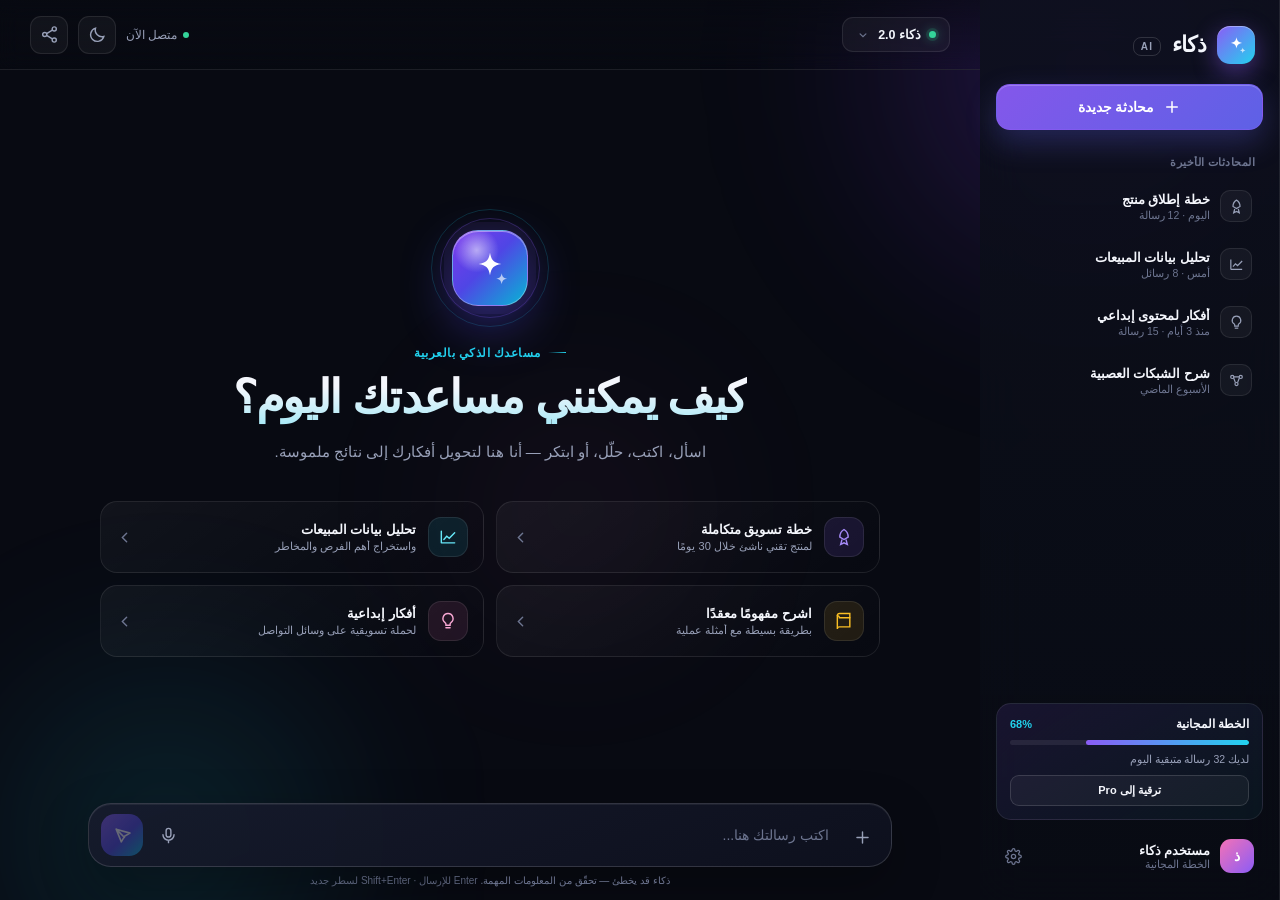
<file: src/index.html>
<!doctype html>
<html lang="ar" dir="rtl" data-theme="dark">
<head>
  <meta charset="utf-8">
  <meta name="viewport" content="width=device-width, initial-scale=1, viewport-fit=cover">
  <meta name="theme-color" content="#0b0d17">
  <meta name="description" content="ذكاء — مساعد ذكاء اصطناعي عربي للكتابة والتحليل والإبداع والبرمجة.">
  <title>ذكاء — مساعدك الذكي</title>
  <link rel="icon" href="favicon.svg" type="image/svg+xml">
  <link rel="stylesheet" href="styles.css">
</head>
<body>
  <div class="app">
    <div class="aurora" aria-hidden="true"><span></span><span></span><span></span></div>

    <aside class="sidebar" id="sidebar" aria-label="الشريط الجانبي">
      <a class="brand" href="#" aria-label="ذكاء">
        <span class="brand-orb" aria-hidden="true">
          <svg viewBox="0 0 24 24" fill="none"><path d="M12 3.5c.7 3.9 1.9 5.1 5.8 5.8-3.9.7-5.1 1.9-5.8 5.8-.7-3.9-1.9-5.1-5.8-5.8 3.9-.7 5.1-1.9 5.8-5.8Z" fill="currentColor"/><path d="M18.5 14.2c.35 1.95.95 2.55 2.9 2.9-1.95.35-2.55.95-2.9 2.9-.35-1.95-.95-2.55-2.9-2.9 1.95-.35 2.55-.95 2.9-2.9Z" fill="currentColor" opacity=".7"/></svg>
        </span>
        <span class="brand-text">ذكاء <em>AI</em></span>
      </a>

      <button class="new-chat" id="newChat" type="button">
        <svg viewBox="0 0 24 24" fill="none" stroke="currentColor" stroke-width="2" stroke-linecap="round"><path d="M12 5v14M5 12h14"/></svg>
        محادثة جديدة
      </button>

      <div class="history">
        <div class="history-label">المحادثات الأخيرة</div>
        <nav id="historyList" aria-label="المحادثات">
          <button class="history-item" type="button" data-conversation="launch">
            <span class="history-icon"><svg viewBox="0 0 24 24" fill="none" stroke="currentColor" stroke-width="1.7"><path d="M12 3c3.5 2 5 5 5 9l-5 3-5-3c0-4 1.5-7 5-9Z"/><path d="M9.5 15.5 8 21l4-2 4 2-1.5-5.5"/></svg></span>
            <span class="history-copy"><strong>خطة إطلاق منتج</strong><small>اليوم · 12 رسالة</small></span>
          </button>
          <button class="history-item" type="button" data-conversation="sales">
            <span class="history-icon"><svg viewBox="0 0 24 24" fill="none" stroke="currentColor" stroke-width="1.7"><path d="M4 19V5M4 19h16"/><path d="m7 15 3.5-4 3 2.5L20 7"/></svg></span>
            <span class="history-copy"><strong>تحليل بيانات المبيعات</strong><small>أمس · 8 رسائل</small></span>
          </button>
          <button class="history-item" type="button" data-conversation="content">
            <span class="history-icon"><svg viewBox="0 0 24 24" fill="none" stroke="currentColor" stroke-width="1.7"><path d="M12 3a6 6 0 0 0-3.5 10.9c.6.4 1 1.1 1 1.9V17h5v-1.2c0-.8.4-1.5 1-1.9A6 6 0 0 0 12 3Z"/><path d="M9.5 20h5"/></svg></span>
            <span class="history-copy"><strong>أفكار لمحتوى إبداعي</strong><small>منذ 3 أيام · 15 رسالة</small></span>
          </button>
          <button class="history-item" type="button" data-conversation="neural">
            <span class="history-icon"><svg viewBox="0 0 24 24" fill="none" stroke="currentColor" stroke-width="1.7"><circle cx="6" cy="7" r="2.2"/><circle cx="18" cy="7" r="2.2"/><circle cx="12" cy="17" r="2.2"/><path d="M8 8.5 10.5 15M16 8.5 13.5 15M8.2 7h7.6"/></svg></span>
            <span class="history-copy"><strong>شرح الشبكات العصبية</strong><small>الأسبوع الماضي</small></span>
          </button>
        </nav>
      </div>

      <div class="sidebar-footer">
        <div class="plan-card">
          <div class="plan-top"><span>الخطة المجانية</span><b>68%</b></div>
          <div class="plan-bar"><span></span></div>
          <p>لديك 32 رسالة متبقية اليوم</p>
          <button type="button" id="upgradeBtn">ترقية إلى Pro</button>
        </div>
        <button class="user-row" type="button" id="userBtn">
          <span class="avatar">ذ</span>
          <span class="user-copy"><strong>مستخدم ذكاء</strong><small>الخطة المجانية</small></span>
          <svg viewBox="0 0 24 24" fill="none" stroke="currentColor" stroke-width="1.8"><circle cx="12" cy="12" r="3"/><path d="M19.4 15a1.7 1.7 0 0 0 .3 1.9l.1.1a2 2 0 1 1-2.8 2.8l-.1-.1a1.7 1.7 0 0 0-1.9-.3 1.7 1.7 0 0 0-1 1.5V21a2 2 0 1 1-4 0v-.1a1.7 1.7 0 0 0-1.1-1.5 1.7 1.7 0 0 0-1.9.3l-.1.1a2 2 0 1 1-2.8-2.8l.1-.1a1.7 1.7 0 0 0 .3-1.9 1.7 1.7 0 0 0-1.5-1H3a2 2 0 1 1 0-4h.1a1.7 1.7 0 0 0 1.5-1.1 1.7 1.7 0 0 0-.3-1.9l-.1-.1a2 2 0 1 1 2.8-2.8l.1.1a1.7 1.7 0 0 0 1.9.3H9a1.7 1.7 0 0 0 1-1.5V3a2 2 0 1 1 4 0v.1a1.7 1.7 0 0 0 1 1.5 1.7 1.7 0 0 0 1.9-.3l.1-.1a2 2 0 1 1 2.8 2.8l-.1.1a1.7 1.7 0 0 0-.3 1.9V9a1.7 1.7 0 0 0 1.5 1H21a2 2 0 1 1 0 4h-.1a1.7 1.7 0 0 0-1.5 1Z"/></svg>
        </button>
      </div>
    </aside>

    <div class="scrim" id="scrim" hidden></div>

    <main class="main">
      <header class="topbar">
        <div class="topbar-start">
          <button class="icon-btn menu-btn" id="menuBtn" type="button" aria-label="فتح القائمة">
            <svg viewBox="0 0 24 24" fill="none" stroke="currentColor" stroke-width="1.9" stroke-linecap="round"><path d="M4 7h16M4 12h16M4 17h16"/></svg>
          </button>
          <button class="model-pill" type="button" id="modelBtn">
            <span class="live-dot"></span>
            <span>ذكاء 2.0</span>
            <svg viewBox="0 0 24 24" fill="none" stroke="currentColor" stroke-width="2" stroke-linecap="round"><path d="m7 10 5 5 5-5"/></svg>
          </button>
        </div>
        <div class="topbar-actions">
          <span class="online"><i></i>متصل الآن</span>
          <button class="icon-btn" id="themeBtn" type="button" aria-label="تبديل المظهر">
            <svg class="icon-moon" viewBox="0 0 24 24" fill="none" stroke="currentColor" stroke-width="1.8" stroke-linecap="round"><path d="M20 14.5A8.5 8.5 0 0 1 9.5 4 8.5 8.5 0 1 0 20 14.5Z"/></svg>
            <svg class="icon-sun" viewBox="0 0 24 24" fill="none" stroke="currentColor" stroke-width="1.8" stroke-linecap="round"><circle cx="12" cy="12" r="4"/><path d="M12 2v2M12 20v2M2 12h2M20 12h2M4.9 4.9l1.4 1.4M17.7 17.7l1.4 1.4M19.1 4.9l-1.4 1.4M6.3 17.7l-1.4 1.4"/></svg>
          </button>
          <button class="icon-btn" id="shareBtn" type="button" aria-label="مشاركة">
            <svg viewBox="0 0 24 24" fill="none" stroke="currentColor" stroke-width="1.8" stroke-linecap="round"><circle cx="18" cy="5" r="2.6"/><circle cx="6" cy="12" r="2.6"/><circle cx="18" cy="19" r="2.6"/><path d="m8.4 10.8 7.2-4.2M8.4 13.2l7.2 4.2"/></svg>
          </button>
        </div>
      </header>

      <section class="chat" id="chat">
        <div class="welcome" id="welcome">
          <div class="hero">
            <div class="hero-ring ring-one"></div>
            <div class="hero-ring ring-two"></div>
            <div class="hero-orb">
              <svg viewBox="0 0 24 24" fill="none"><path d="M12 2.8c.8 4.6 2.2 6 6.8 6.8-4.6.8-6 2.2-6.8 6.8-.8-4.6-2.2-6-6.8-6.8 4.6-.8 6-2.2 6.8-6.8Z" fill="currentColor"/><path d="M19 15.2c.4 2.2 1.1 2.9 3.3 3.3-2.2.4-2.9 1.1-3.3 3.3-.4-2.2-1.1-2.9-3.3-3.3 2.2-.4 2.9-1.1 3.3-3.3Z" fill="currentColor" opacity=".65"/></svg>
            </div>
          </div>
          <p class="eyebrow"><span></span>مساعدك الذكي بالعربية</p>
          <h1>كيف يمكنني مساعدتك اليوم؟</h1>
          <p class="subtitle">اسأل، اكتب، حلّل، أو ابتكر — أنا هنا لتحويل أفكارك إلى نتائج ملموسة.</p>

          <div class="suggestions" id="suggestions">
            <button class="suggestion" type="button" data-prompt="اكتب لي خطة تسويق كاملة لمنتج تقني ناشئ خلال 30 يومًا">
              <span class="suggestion-icon violet"><svg viewBox="0 0 24 24" fill="none" stroke="currentColor" stroke-width="1.7" stroke-linecap="round"><path d="M12 3c3.5 2 5 5 5 9l-5 3-5-3c0-4 1.5-7 5-9Z"/><path d="M9.5 15.5 8 21l4-2 4 2-1.5-5.5"/></svg></span>
              <span class="suggestion-copy"><strong>خطة تسويق متكاملة</strong><small>لمنتج تقني ناشئ خلال 30 يومًا</small></span>
              <span class="suggestion-arrow"><svg viewBox="0 0 24 24" fill="none" stroke="currentColor" stroke-width="2" stroke-linecap="round"><path d="M15 6l-6 6 6 6"/></svg></span>
            </button>
            <button class="suggestion" type="button" data-prompt="حلّل بيانات المبيعات الشهرية واستخرج أهم الفرص والمخاطر">
              <span class="suggestion-icon cyan"><svg viewBox="0 0 24 24" fill="none" stroke="currentColor" stroke-width="1.7" stroke-linecap="round"><path d="M4 19V5M4 19h16"/><path d="m7 15 3.5-4 3 2.5L20 7"/></svg></span>
              <span class="suggestion-copy"><strong>تحليل بيانات المبيعات</strong><small>واستخراج أهم الفرص والمخاطر</small></span>
              <span class="suggestion-arrow"><svg viewBox="0 0 24 24" fill="none" stroke="currentColor" stroke-width="2" stroke-linecap="round"><path d="M15 6l-6 6 6 6"/></svg></span>
            </button>
            <button class="suggestion" type="button" data-prompt="اشرح لي الشبكات العصبية بطريقة بسيطة مع أمثلة عملية">
              <span class="suggestion-icon amber"><svg viewBox="0 0 24 24" fill="none" stroke="currentColor" stroke-width="1.7" stroke-linecap="round"><path d="M4 5.5A2.5 2.5 0 0 1 6.5 3H19v16H6.5A2.5 2.5 0 0 0 4 21.5v-16Z"/><path d="M4 5.5A2.5 2.5 0 0 1 6.5 8H19"/></svg></span>
              <span class="suggestion-copy"><strong>اشرح مفهومًا معقدًا</strong><small>بطريقة بسيطة مع أمثلة عملية</small></span>
              <span class="suggestion-arrow"><svg viewBox="0 0 24 24" fill="none" stroke="currentColor" stroke-width="2" stroke-linecap="round"><path d="M15 6l-6 6 6 6"/></svg></span>
            </button>
            <button class="suggestion" type="button" data-prompt="اقترح أفكارًا إبداعية لحملة تسويقية على وسائل التواصل الاجتماعي">
              <span class="suggestion-icon rose"><svg viewBox="0 0 24 24" fill="none" stroke="currentColor" stroke-width="1.7" stroke-linecap="round"><path d="M12 3a6 6 0 0 0-3.5 10.9c.6.4 1 1.1 1 1.9V17h5v-1.2c0-.8.4-1.5 1-1.9A6 6 0 0 0 12 3Z"/><path d="M9.5 20h5"/></svg></span>
              <span class="suggestion-copy"><strong>أفكار إبداعية</strong><small>لحملة تسويقية على وسائل التواصل</small></span>
              <span class="suggestion-arrow"><svg viewBox="0 0 24 24" fill="none" stroke="currentColor" stroke-width="2" stroke-linecap="round"><path d="M15 6l-6 6 6 6"/></svg></span>
            </button>
          </div>
        </div>

        <div class="messages" id="messages" aria-live="polite"></div>
      </section>

      <div class="composer-wrap">
        <form class="composer" id="composer">
          <button class="icon-btn attach-btn" type="button" id="attachBtn" aria-label="إرفاق ملف">
            <svg viewBox="0 0 24 24" fill="none" stroke="currentColor" stroke-width="1.8" stroke-linecap="round"><path d="M12 5v14M5 12h14"/></svg>
          </button>
          <textarea id="input" rows="1" placeholder="اكتب رسالتك هنا..." aria-label="رسالتك" maxlength="4000"></textarea>
          <div class="composer-actions">
            <button class="icon-btn mic-btn" type="button" id="micBtn" aria-label="إدخال صوتي">
              <svg viewBox="0 0 24 24" fill="none" stroke="currentColor" stroke-width="1.8" stroke-linecap="round"><rect x="9" y="3" width="6" height="11" rx="3"/><path d="M5 11a7 7 0 0 0 14 0M12 18v3"/></svg>
            </button>
            <button class="send-btn" type="submit" id="sendBtn" aria-label="إرسال" disabled>
              <svg viewBox="0 0 24 24" fill="none" stroke="currentColor" stroke-width="2" stroke-linecap="round" stroke-linejoin="round"><path d="M20 4 9.5 14.5M20 4l-6.5 16-4-7-7-4L20 4Z"/></svg>
            </button>
          </div>
        </form>
        <p class="composer-hint">ذكاء قد يخطئ — تحقّق من المعلومات المهمة. <span>Enter للإرسال · Shift+Enter لسطر جديد</span></p>
      </div>
    </main>
  </div>

  <div class="toast" id="toast" role="status" aria-live="polite"></div>
  <script src="app.js"></script>
</body>
</html>
</file>
<file: src/styles.css>
:root {
  --bg: #080a12;
  --bg-soft: #0d101c;
  --panel: rgba(17, 21, 36, .72);
  --panel-solid: #111522;
  --panel-2: rgba(255, 255, 255, .045);
  --line: rgba(255, 255, 255, .085);
  --line-strong: rgba(255, 255, 255, .14);
  --text: #f4f6fc;
  --muted: #98a0b8;
  --muted-2: #6d7590;
  --accent: #8b5cf6;
  --accent-2: #22d3ee;
  --accent-3: #f472b6;
  --glow: rgba(139, 92, 246, .45);
  --bubble: rgba(255, 255, 255, .055);
  --shadow: 0 28px 80px rgba(0, 0, 0, .45);
  --radius: 22px;
  --sidebar-w: 300px;
  --font: "Segoe UI", "Noto Sans Arabic", "Noto Naskh Arabic", Tahoma, Arial, sans-serif;
  color-scheme: dark;
}

html[data-theme="light"] {
  --bg: #f4f5fa;
  --bg-soft: #ffffff;
  --panel: rgba(255, 255, 255, .82);
  --panel-solid: #ffffff;
  --panel-2: rgba(15, 23, 42, .035);
  --line: rgba(15, 23, 42, .08);
  --line-strong: rgba(15, 23, 42, .14);
  --text: #101322;
  --muted: #626b84;
  --muted-2: #8b93a8;
  --bubble: rgba(15, 23, 42, .045);
  --shadow: 0 24px 60px rgba(38, 45, 80, .14);
  color-scheme: light;
}

* { box-sizing: border-box; }

html, body { height: 100%; }

body {
  margin: 0;
  overflow: hidden;
  background: var(--bg);
  color: var(--text);
  font-family: var(--font);
  -webkit-font-smoothing: antialiased;
  text-rendering: optimizeLegibility;
}

button, textarea { font: inherit; color: inherit; }
button { cursor: pointer; }
svg { display: block; }

.app {
  position: relative;
  display: flex;
  height: 100dvh;
  min-height: 100%;
  overflow: hidden;
  isolation: isolate;
}

.aurora {
  position: fixed;
  inset: 0;
  z-index: -1;
  overflow: hidden;
  pointer-events: none;
}
.aurora span {
  position: absolute;
  border-radius: 50%;
  filter: blur(90px);
  opacity: .55;
  animation: drift 18s ease-in-out infinite alternate;
}
.aurora span:nth-child(1) {
  width: 46vw; height: 46vw; min-width: 420px; min-height: 420px;
  top: -18vw; right: -8vw;
  background: radial-gradient(circle, rgba(124, 58, 237, .55), transparent 68%);
}
.aurora span:nth-child(2) {
  width: 38vw; height: 38vw; min-width: 360px; min-height: 360px;
  bottom: -14vw; left: -6vw;
  background: radial-gradient(circle, rgba(34, 211, 238, .32), transparent 68%);
  animation-delay: -6s;
}
.aurora span:nth-child(3) {
  width: 26vw; height: 26vw; min-width: 260px; min-height: 260px;
  top: 38%; left: 32%;
  background: radial-gradient(circle, rgba(244, 114, 182, .18), transparent 70%);
  animation-delay: -11s;
}
html[data-theme="light"] .aurora span { opacity: .3; }

@keyframes drift {
  from { transform: translate3d(0, 0, 0) scale(1); }
  to { transform: translate3d(3vw, 2vh, 0) scale(1.12); }
}

.sidebar {
  position: relative;
  z-index: 4;
  display: flex;
  flex: 0 0 var(--sidebar-w);
  flex-direction: column;
  width: var(--sidebar-w);
  padding: 22px 16px 18px;
  border-inline-start: 1px solid var(--line);
  background: linear-gradient(180deg, rgba(13, 16, 28, .86), rgba(9, 11, 20, .9));
  backdrop-filter: blur(22px);
  -webkit-backdrop-filter: blur(22px);
}
html[data-theme="light"] .sidebar {
  background: linear-gradient(180deg, rgba(255, 255, 255, .9), rgba(248, 249, 253, .94));
}

.brand {
  display: flex;
  align-items: center;
  gap: 11px;
  padding: 4px 8px 20px;
  color: var(--text);
  text-decoration: none;
}
.brand-orb {
  display: grid;
  place-items: center;
  width: 38px;
  height: 38px;
  border-radius: 13px;
  color: #fff;
  background: linear-gradient(135deg, #8b5cf6, #22d3ee);
  box-shadow: 0 8px 24px rgba(139, 92, 246, .45), inset 0 1px 0 rgba(255, 255, 255, .35);
}
.brand-orb svg { width: 23px; height: 23px; }
.brand-text {
  font-size: 22px;
  font-weight: 800;
  letter-spacing: -.03em;
}
.brand-text em {
  margin-inline-start: 5px;
  padding: 3px 7px;
  border: 1px solid var(--line-strong);
  border-radius: 8px;
  color: var(--muted);
  font-size: 10px;
  font-style: normal;
  font-weight: 700;
  letter-spacing: .12em;
  vertical-align: middle;
}

.new-chat {
  display: flex;
  align-items: center;
  justify-content: center;
  gap: 9px;
  width: 100%;
  padding: 13px 16px;
  border: 1px solid rgba(139, 92, 246, .38);
  border-radius: 14px;
  color: #fff;
  background: linear-gradient(135deg, rgba(139, 92, 246, .95), rgba(99, 102, 241, .95));
  box-shadow: 0 12px 30px rgba(99, 102, 241, .28), inset 0 1px 0 rgba(255, 255, 255, .22);
  font-size: 14px;
  font-weight: 700;
  transition: transform .2s ease, box-shadow .2s ease, filter .2s ease;
}
.new-chat svg { width: 18px; height: 18px; }
.new-chat:hover { transform: translateY(-1px); filter: brightness(1.06); box-shadow: 0 16px 36px rgba(99, 102, 241, .36); }
.new-chat:active { transform: translateY(0); }

.history {
  flex: 1;
  min-height: 0;
  margin-top: 26px;
  overflow-y: auto;
  scrollbar-width: thin;
  scrollbar-color: var(--line-strong) transparent;
}
.history-label {
  padding: 0 8px 10px;
  color: var(--muted-2);
  font-size: 11px;
  font-weight: 700;
  letter-spacing: .04em;
}
.history nav { display: flex; flex-direction: column; gap: 4px; }
.history-item {
  display: flex;
  align-items: center;
  gap: 10px;
  width: 100%;
  padding: 10px;
  border: 1px solid transparent;
  border-radius: 12px;
  background: transparent;
  text-align: start;
  transition: background .18s ease, border-color .18s ease;
}
.history-item:hover { background: var(--panel-2); border-color: var(--line); }
.history-item.active { background: rgba(139, 92, 246, .13); border-color: rgba(139, 92, 246, .3); }
.history-icon {
  display: grid;
  flex: 0 0 32px;
  place-items: center;
  width: 32px;
  height: 32px;
  border-radius: 10px;
  color: var(--muted);
  background: var(--panel-2);
  border: 1px solid var(--line);
}
.history-icon svg { width: 17px; height: 17px; }
.history-copy { display: flex; min-width: 0; flex-direction: column; gap: 2px; }
.history-copy strong {
  overflow: hidden;
  font-size: 13px;
  font-weight: 600;
  text-overflow: ellipsis;
  white-space: nowrap;
}
.history-copy small { color: var(--muted-2); font-size: 10.5px; }

.sidebar-footer { display: flex; flex-direction: column; gap: 10px; padding-top: 14px; }
.plan-card {
  padding: 13px;
  border: 1px solid var(--line);
  border-radius: 15px;
  background: linear-gradient(150deg, rgba(139, 92, 246, .12), rgba(34, 211, 238, .05));
}
.plan-top { display: flex; align-items: center; justify-content: space-between; font-size: 12px; font-weight: 700; }
.plan-top b { color: var(--accent-2); font-size: 11px; }
.plan-bar {
  height: 5px;
  margin: 9px 0 8px;
  overflow: hidden;
  border-radius: 999px;
  background: rgba(255, 255, 255, .08);
}
html[data-theme="light"] .plan-bar { background: rgba(15, 23, 42, .08); }
.plan-bar span { display: block; width: 68%; height: 100%; border-radius: inherit; background: linear-gradient(90deg, var(--accent), var(--accent-2)); }
.plan-card p { margin: 0 0 10px; color: var(--muted); font-size: 10.5px; }
.plan-card button {
  width: 100%;
  padding: 8px;
  border: 1px solid var(--line-strong);
  border-radius: 9px;
  background: var(--panel-2);
  font-size: 11px;
  font-weight: 700;
  transition: background .18s ease;
}
.plan-card button:hover { background: rgba(139, 92, 246, .16); }

.user-row {
  display: flex;
  align-items: center;
  gap: 10px;
  padding: 8px;
  border: 1px solid transparent;
  border-radius: 13px;
  background: transparent;
  text-align: start;
}
.user-row:hover { background: var(--panel-2); border-color: var(--line); }
.avatar {
  display: grid;
  flex: 0 0 34px;
  place-items: center;
  width: 34px;
  height: 34px;
  border-radius: 11px;
  color: #fff;
  background: linear-gradient(135deg, #f472b6, #8b5cf6);
  font-size: 14px;
  font-weight: 800;
}
.user-copy { display: flex; flex: 1; min-width: 0; flex-direction: column; }
.user-copy strong { font-size: 12.5px; }
.user-copy small { color: var(--muted-2); font-size: 10.5px; }
.user-row > svg { width: 17px; height: 17px; color: var(--muted-2); }

.main {
  position: relative;
  display: flex;
  flex: 1;
  min-width: 0;
  flex-direction: column;
  height: 100dvh;
}

.topbar {
  display: flex;
  flex: 0 0 70px;
  align-items: center;
  justify-content: space-between;
  gap: 12px;
  padding: 0 clamp(16px, 3vw, 30px);
  border-bottom: 1px solid var(--line);
  background: linear-gradient(180deg, rgba(8, 10, 18, .55), transparent);
  backdrop-filter: blur(10px);
}
html[data-theme="light"] .topbar { background: linear-gradient(180deg, rgba(244, 245, 250, .7), transparent); }
.topbar-start, .topbar-actions { display: flex; align-items: center; gap: 10px; }

.icon-btn {
  display: grid;
  place-items: center;
  width: 38px;
  height: 38px;
  padding: 0;
  border: 1px solid var(--line);
  border-radius: 11px;
  color: var(--muted);
  background: var(--panel-2);
  transition: color .18s ease, background .18s ease, border-color .18s ease, transform .18s ease;
}
.icon-btn svg { width: 19px; height: 19px; }
.icon-btn:hover { color: var(--text); background: rgba(139, 92, 246, .14); border-color: rgba(139, 92, 246, .3); }
.icon-btn:active { transform: scale(.96); }
.menu-btn { display: none; }

.model-pill {
  display: flex;
  align-items: center;
  gap: 8px;
  padding: 9px 13px;
  border: 1px solid var(--line);
  border-radius: 11px;
  background: var(--panel-2);
  font-size: 12.5px;
  font-weight: 700;
  transition: border-color .18s ease, background .18s ease;
}
.model-pill:hover { border-color: rgba(139, 92, 246, .34); background: rgba(139, 92, 246, .1); }
.model-pill > svg { width: 14px; height: 14px; color: var(--muted-2); }
.live-dot {
  width: 7px;
  height: 7px;
  border-radius: 50%;
  background: #34d399;
  box-shadow: 0 0 0 3px rgba(52, 211, 153, .15), 0 0 12px rgba(52, 211, 153, .7);
  animation: pulse 2.2s ease-in-out infinite;
}
@keyframes pulse { 50% { opacity: .5; box-shadow: 0 0 0 5px rgba(52, 211, 153, .07); } }

.online { display: flex; align-items: center; gap: 6px; color: var(--muted); font-size: 11.5px; }
.online i { width: 6px; height: 6px; border-radius: 50%; background: #34d399; }
.icon-sun { display: none; }
html[data-theme="light"] .icon-sun { display: block; }
html[data-theme="light"] .icon-moon { display: none; }

.chat {
  flex: 1;
  min-height: 0;
  overflow-y: auto;
  padding: 0 clamp(16px, 4vw, 48px);
  scroll-behavior: smooth;
  scrollbar-width: thin;
  scrollbar-color: var(--line-strong) transparent;
}
.chat::-webkit-scrollbar { width: 8px; }
.chat::-webkit-scrollbar-thumb { border-radius: 999px; background: var(--line-strong); }

.welcome {
  display: flex;
  width: 100%;
  max-width: 850px;
  min-height: 100%;
  margin: 0 auto;
  padding: clamp(20px, 4vh, 46px) 0 34px;
  flex-direction: column;
  align-items: center;
  justify-content: center;
  text-align: center;
  animation: fade-up .7s cubic-bezier(.2, .8, .2, 1) both;
}
.welcome.hidden { display: none; }

@keyframes fade-up {
  from { opacity: 0; transform: translateY(16px); }
  to { opacity: 1; transform: translateY(0); }
}

.hero { position: relative; display: grid; place-items: center; width: 120px; height: 120px; margin-bottom: 18px; }
.hero-orb {
  position: relative;
  z-index: 2;
  display: grid;
  place-items: center;
  width: 76px;
  height: 76px;
  border: 1px solid rgba(255, 255, 255, .3);
  border-radius: 26px;
  color: #fff;
  background:
    radial-gradient(circle at 32% 26%, rgba(255, 255, 255, .55), transparent 30%),
    linear-gradient(135deg, #7c3aed, #4f46e5 46%, #06b6d4);
  box-shadow: 0 0 0 8px rgba(139, 92, 246, .08), 0 18px 50px rgba(79, 70, 229, .45), inset 0 1px 0 rgba(255, 255, 255, .4);
  animation: float 5s ease-in-out infinite;
}
.hero-orb svg { width: 40px; height: 40px; }
.hero-ring {
  position: absolute;
  border: 1px solid rgba(139, 92, 246, .26);
  border-radius: 50%;
  animation: ring 4.5s ease-out infinite;
}
.ring-one { width: 100px; height: 100px; }
.ring-two { width: 118px; height: 118px; animation-delay: 1.4s; border-color: rgba(34, 211, 238, .18); }
@keyframes float { 50% { transform: translateY(-7px); } }
@keyframes ring {
  0% { opacity: .75; transform: scale(.86); }
  70%, 100% { opacity: 0; transform: scale(1.18); }
}

.eyebrow {
  display: flex;
  align-items: center;
  gap: 7px;
  margin: 0 0 10px;
  color: var(--accent-2);
  font-size: 11.5px;
  font-weight: 700;
  letter-spacing: .04em;
}
.eyebrow span { width: 18px; height: 1px; background: linear-gradient(90deg, transparent, var(--accent-2)); }

.welcome h1 {
  max-width: 720px;
  margin: 0;
  font-size: clamp(30px, 3.6vw, 46px);
  font-weight: 800;
  letter-spacing: -.035em;
  line-height: 1.2;
  background: linear-gradient(180deg, var(--text) 30%, var(--accent-2));
  background: linear-gradient(180deg, var(--text) 30%, color-mix(in srgb, var(--text) 64%, var(--accent-2)));
  -webkit-background-clip: text;
  background-clip: text;
  -webkit-text-fill-color: transparent;
}
.subtitle {
  max-width: 560px;
  margin: 13px 0 0;
  color: var(--muted);
  font-size: clamp(13px, 1.3vw, 15px);
  line-height: 1.8;
}

.suggestions {
  display: grid;
  width: 100%;
  max-width: 780px;
  margin-top: clamp(22px, 4vh, 38px);
  grid-template-columns: repeat(2, minmax(0, 1fr));
  gap: 12px;
}
.suggestion {
  display: flex;
  align-items: center;
  gap: 12px;
  padding: 15px;
  border: 1px solid var(--line);
  border-radius: 17px;
  background: linear-gradient(145deg, var(--panel-2), transparent);
  text-align: start;
  transition: transform .2s ease, border-color .2s ease, background .2s ease, box-shadow .2s ease;
  animation: fade-up .6s cubic-bezier(.2, .8, .2, 1) both;
}
.suggestion:nth-child(1) { animation-delay: .08s; }
.suggestion:nth-child(2) { animation-delay: .15s; }
.suggestion:nth-child(3) { animation-delay: .22s; }
.suggestion:nth-child(4) { animation-delay: .29s; }
.suggestion:hover {
  transform: translateY(-2px);
  border-color: rgba(139, 92, 246, .34);
  background: linear-gradient(145deg, rgba(139, 92, 246, .11), transparent);
  box-shadow: 0 14px 34px rgba(0, 0, 0, .18);
}
.suggestion-icon {
  display: grid;
  flex: 0 0 40px;
  place-items: center;
  width: 40px;
  height: 40px;
  border-radius: 13px;
  border: 1px solid var(--line);
}
.suggestion-icon svg { width: 20px; height: 20px; }
.suggestion-icon.violet { color: #a78bfa; background: rgba(139, 92, 246, .13); }
.suggestion-icon.cyan { color: #67e8f9; background: rgba(34, 211, 238, .1); }
.suggestion-icon.amber { color: #fbbf24; background: rgba(251, 191, 36, .1); }
.suggestion-icon.rose { color: #f9a8d4; background: rgba(244, 114, 182, .1); }
.suggestion-copy { display: flex; flex: 1; min-width: 0; flex-direction: column; gap: 3px; }
.suggestion-copy strong { font-size: 13px; font-weight: 700; }
.suggestion-copy small { overflow: hidden; color: var(--muted); font-size: 11px; text-overflow: ellipsis; white-space: nowrap; }
.suggestion-arrow { color: var(--muted-2); transition: transform .2s ease, color .2s ease; }
.suggestion-arrow svg { width: 17px; height: 17px; }
.suggestion:hover .suggestion-arrow { color: var(--accent-2); transform: translateX(-3px); }

.messages {
  display: flex;
  width: 100%;
  max-width: 850px;
  margin: 0 auto;
  padding: 30px 0 10px;
  flex-direction: column;
  gap: 22px;
}
.msg { display: flex; align-items: flex-start; gap: 11px; animation: fade-up .35s ease both; }
.msg.user { flex-direction: row-reverse; }
.msg-avatar {
  display: grid;
  flex: 0 0 34px;
  place-items: center;
  width: 34px;
  height: 34px;
  border-radius: 11px;
  font-size: 12px;
  font-weight: 800;
}
.msg.user .msg-avatar { color: #fff; background: linear-gradient(135deg, #f472b6, #8b5cf6); }
.msg.assistant .msg-avatar {
  color: #fff;
  background: linear-gradient(135deg, #7c3aed, #06b6d4);
  box-shadow: 0 6px 18px rgba(124, 58, 237, .35);
}
.msg.assistant .msg-avatar svg { width: 18px; height: 18px; }
.msg-body { display: flex; max-width: min(82%, 680px); flex-direction: column; gap: 7px; }
.msg.user .msg-body { align-items: flex-end; }
.bubble {
  padding: 13px 16px;
  border: 1px solid var(--line);
  border-radius: 17px 17px 17px 5px;
  background: var(--bubble);
  font-size: 13.5px;
  line-height: 1.85;
  overflow-wrap: anywhere;
}
.msg.user .bubble {
  border-color: rgba(139, 92, 246, .35);
  border-radius: 17px 17px 5px 17px;
  color: #fff;
  background: linear-gradient(135deg, rgba(124, 58, 237, .92), rgba(79, 70, 229, .92));
  white-space: pre-wrap;
}
.msg.assistant .bubble { background: linear-gradient(160deg, var(--panel-2), rgba(255, 255, 255, .015)); }
.bubble p { margin: 0 0 9px; }
.bubble p:last-child { margin-bottom: 0; }
.bubble h2, .bubble h3, .bubble h4 { margin: 14px 0 7px; font-size: 14.5px; line-height: 1.5; }
.bubble h2:first-child, .bubble h3:first-child, .bubble h4:first-child { margin-top: 0; }
.bubble strong { color: var(--text); font-weight: 700; }
.msg.user .bubble strong { color: #fff; }
.bubble ul, .bubble ol { margin: 7px 0; padding-inline-start: 20px; }
.bubble li { margin: 3px 0; }
.bubble code {
  padding: 2px 6px;
  border: 1px solid var(--line);
  border-radius: 6px;
  background: rgba(0, 0, 0, .22);
  color: var(--accent-2);
  font-family: "SFMono-Regular", Consolas, monospace;
  font-size: .88em;
  direction: ltr;
  unicode-bidi: embed;
}
.bubble blockquote {
  margin: 9px 0;
  padding: 7px 12px;
  border-inline-start: 3px solid var(--accent);
  border-radius: 6px;
  background: rgba(139, 92, 246, .08);
  color: var(--muted);
}
.code-block {
  margin: 10px 0;
  overflow: hidden;
  border: 1px solid var(--line);
  border-radius: 12px;
  background: rgba(0, 0, 0, .3);
  direction: ltr;
  text-align: left;
}
.code-head {
  display: flex;
  align-items: center;
  justify-content: space-between;
  padding: 7px 11px;
  border-bottom: 1px solid var(--line);
  color: var(--muted);
  font-size: 10px;
  letter-spacing: .06em;
  text-transform: uppercase;
}
.copy-code {
  padding: 2px 7px;
  border: 1px solid var(--line);
  border-radius: 6px;
  color: var(--muted);
  background: transparent;
  font-size: 10px;
}
.copy-code:hover { color: var(--text); border-color: var(--line-strong); }
.code-block pre { margin: 0; padding: 12px; overflow-x: auto; }
.code-block code { padding: 0; border: 0; background: none; color: #d6deff; font-size: 11.5px; line-height: 1.65; }
.msg-actions { display: flex; gap: 5px; opacity: .6; transition: opacity .2s ease; }
.msg:hover .msg-actions { opacity: 1; }
.msg-actions button {
  display: grid;
  place-items: center;
  width: 27px;
  height: 27px;
  padding: 0;
  border: 1px solid transparent;
  border-radius: 7px;
  color: var(--muted-2);
  background: transparent;
}
.msg-actions button:hover { color: var(--text); border-color: var(--line); background: var(--panel-2); }
.msg-actions svg { width: 14px; height: 14px; }

.typing {
  display: inline-flex;
  align-items: center;
  gap: 9px;
  color: var(--muted);
  font-size: 12px;
}
.typing-dots { display: inline-flex; gap: 4px; }
.typing-dots i {
  width: 6px;
  height: 6px;
  border-radius: 50%;
  background: var(--accent-2);
  animation: blink 1.2s ease-in-out infinite;
}
.typing-dots i:nth-child(2) { animation-delay: .16s; }
.typing-dots i:nth-child(3) { animation-delay: .32s; }
@keyframes blink { 0%, 80%, 100% { opacity: .25; transform: translateY(0); } 40% { opacity: 1; transform: translateY(-3px); } }

.cursor {
  display: inline-block;
  width: 6px;
  height: 15px;
  margin-inline-start: 2px;
  border-radius: 2px;
  background: var(--accent-2);
  vertical-align: text-bottom;
  animation: blink 1s steps(2) infinite;
}

.composer-wrap {
  flex: 0 0 auto;
  width: 100%;
  max-width: 900px;
  margin: 0 auto;
  padding: 10px clamp(16px, 4vw, 48px) max(14px, env(safe-area-inset-bottom));
}
.composer {
  display: flex;
  align-items: flex-end;
  gap: 8px;
  padding: 10px 10px 10px 12px;
  border: 1px solid var(--line-strong);
  border-radius: 23px;
  background: linear-gradient(160deg, rgba(23, 27, 45, .92), rgba(14, 17, 30, .94));
  box-shadow: 0 18px 50px rgba(0, 0, 0, .28), inset 0 1px 0 rgba(255, 255, 255, .06);
  transition: border-color .2s ease, box-shadow .2s ease;
}
html[data-theme="light"] .composer {
  background: linear-gradient(160deg, #ffffff, #f7f8fd);
  box-shadow: 0 16px 40px rgba(38, 45, 80, .12), inset 0 1px 0 rgba(255, 255, 255, .8);
}
.composer:focus-within {
  border-color: rgba(139, 92, 246, .55);
  box-shadow: 0 18px 50px rgba(0, 0, 0, .3), 0 0 0 4px rgba(139, 92, 246, .1);
}
.composer textarea {
  flex: 1;
  min-height: 42px;
  max-height: 150px;
  padding: 11px 6px 9px;
  border: 0;
  outline: 0;
  resize: none;
  background: transparent;
  font-size: 14px;
  line-height: 1.55;
  scrollbar-width: thin;
}
.composer textarea::placeholder { color: var(--muted-2); }
.attach-btn { flex: 0 0 38px; border-color: transparent; background: transparent; }
.attach-btn:hover { border-color: var(--line); }
.composer-actions { display: flex; align-items: center; gap: 6px; }
.mic-btn { border-color: transparent; background: transparent; }
.mic-btn:hover { border-color: var(--line); }
.send-btn {
  display: grid;
  flex: 0 0 42px;
  place-items: center;
  width: 42px;
  height: 42px;
  padding: 0;
  border: 0;
  border-radius: 14px;
  color: #fff;
  background: linear-gradient(135deg, #8b5cf6, #4f46e5 55%, #06b6d4);
  box-shadow: 0 8px 22px rgba(99, 102, 241, .38), inset 0 1px 0 rgba(255, 255, 255, .3);
  transition: transform .18s ease, opacity .18s ease, filter .18s ease;
}
.send-btn svg { width: 19px; height: 19px; transform: scaleX(-1); }
.send-btn:hover:not(:disabled) { transform: translateY(-1px); filter: brightness(1.08); }
.send-btn:active:not(:disabled) { transform: scale(.96); }
.send-btn:disabled { cursor: default; opacity: .35; box-shadow: none; }
.composer-hint {
  margin: 8px 0 0;
  color: var(--muted-2);
  font-size: 10px;
  text-align: center;
}
.composer-hint span { opacity: .8; }

.toast {
  position: fixed;
  z-index: 50;
  inset-inline: 0;
  bottom: 28px;
  width: max-content;
  max-width: calc(100vw - 32px);
  margin: 0 auto;
  padding: 10px 16px;
  border: 1px solid var(--line-strong);
  border-radius: 12px;
  color: var(--text);
  background: var(--panel-solid);
  box-shadow: var(--shadow);
  font-size: 12px;
  opacity: 0;
  pointer-events: none;
  transform: translateY(12px);
  transition: opacity .22s ease, transform .22s ease;
}
.toast.show { opacity: 1; transform: translateY(0); }

.scrim {
  position: fixed;
  z-index: 3;
  inset: 0;
  background: rgba(4, 6, 12, .62);
  backdrop-filter: blur(3px);
}

@media (max-width: 900px) {
  .sidebar {
    position: fixed;
    top: 0;
    bottom: 0;
    right: 0;
    width: min(86vw, 310px);
    transform: translateX(102%);
    transition: transform .28s cubic-bezier(.2, .8, .2, 1);
    box-shadow: -24px 0 70px rgba(0, 0, 0, .45);
  }
  .sidebar.open { transform: translateX(0); }
  .menu-btn { display: grid; }
  .topbar { flex-basis: 62px; }
  .online { display: none; }
}

@media (max-width: 620px) {
  .chat { padding-inline: 16px; }
  .welcome { padding-top: 22px; justify-content: flex-start; }
  .hero { width: 92px; height: 92px; margin-bottom: 12px; }
  .hero-orb { width: 62px; height: 62px; border-radius: 21px; }
  .hero-orb svg { width: 32px; height: 32px; }
  .ring-one { width: 80px; height: 80px; }
  .ring-two { width: 94px; height: 94px; }
  .welcome h1 { font-size: 29px; }
  .subtitle { margin-top: 10px; font-size: 12.5px; line-height: 1.75; }
  .suggestions { margin-top: 20px; grid-template-columns: 1fr; gap: 9px; }
  .suggestion { padding: 11px 12px; border-radius: 14px; }
  .suggestion-icon { flex-basis: 35px; width: 35px; height: 35px; border-radius: 11px; }
  .suggestion-icon svg { width: 17px; height: 17px; }
  .suggestion-copy strong { font-size: 12.5px; }
  .suggestion-copy small { font-size: 10.5px; }
  .composer-wrap { padding-bottom: max(10px, env(safe-area-inset-bottom)); }
  .composer { border-radius: 19px; padding: 8px; }
  .composer textarea { font-size: 13px; }
  .mic-btn { display: none; }
  .composer-hint { font-size: 9px; }
  .composer-hint span { display: none; }
  .msg-body { max-width: 88%; }
  .msg-avatar { flex-basis: 30px; width: 30px; height: 30px; border-radius: 9px; font-size: 11px; }
  .bubble { font-size: 12.5px; padding: 11px 13px; }
  .topbar { padding-inline: 13px; }
  .model-pill { padding: 8px 10px; font-size: 11.5px; }
  .icon-btn { width: 35px; height: 35px; }
}

@media (max-width: 380px) {
  .brand-text { font-size: 20px; }
  .welcome h1 { font-size: 26px; }
}

@media (prefers-reduced-motion: reduce) {
  *, *::before, *::after {
    animation-duration: .01ms !important;
    animation-iteration-count: 1 !important;
    scroll-behavior: auto !important;
    transition-duration: .01ms !important;
  }
}
</file>
